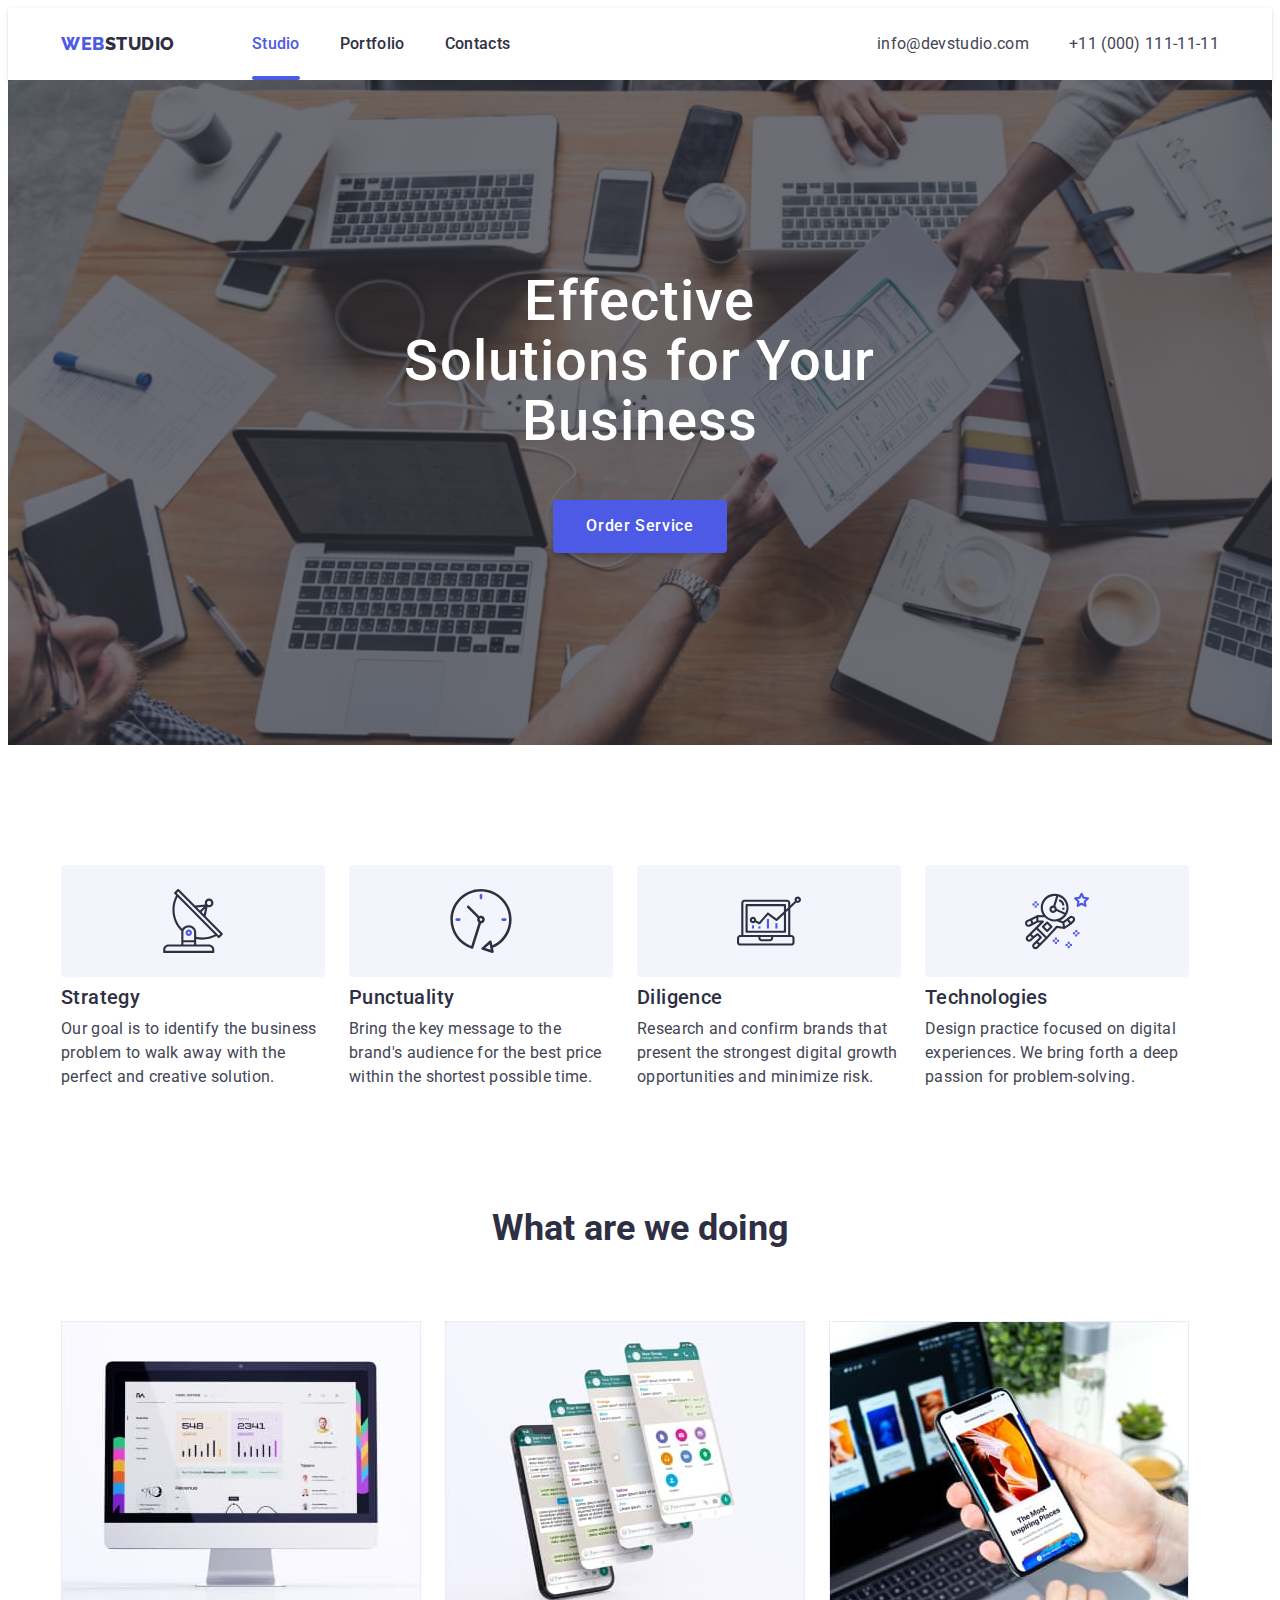
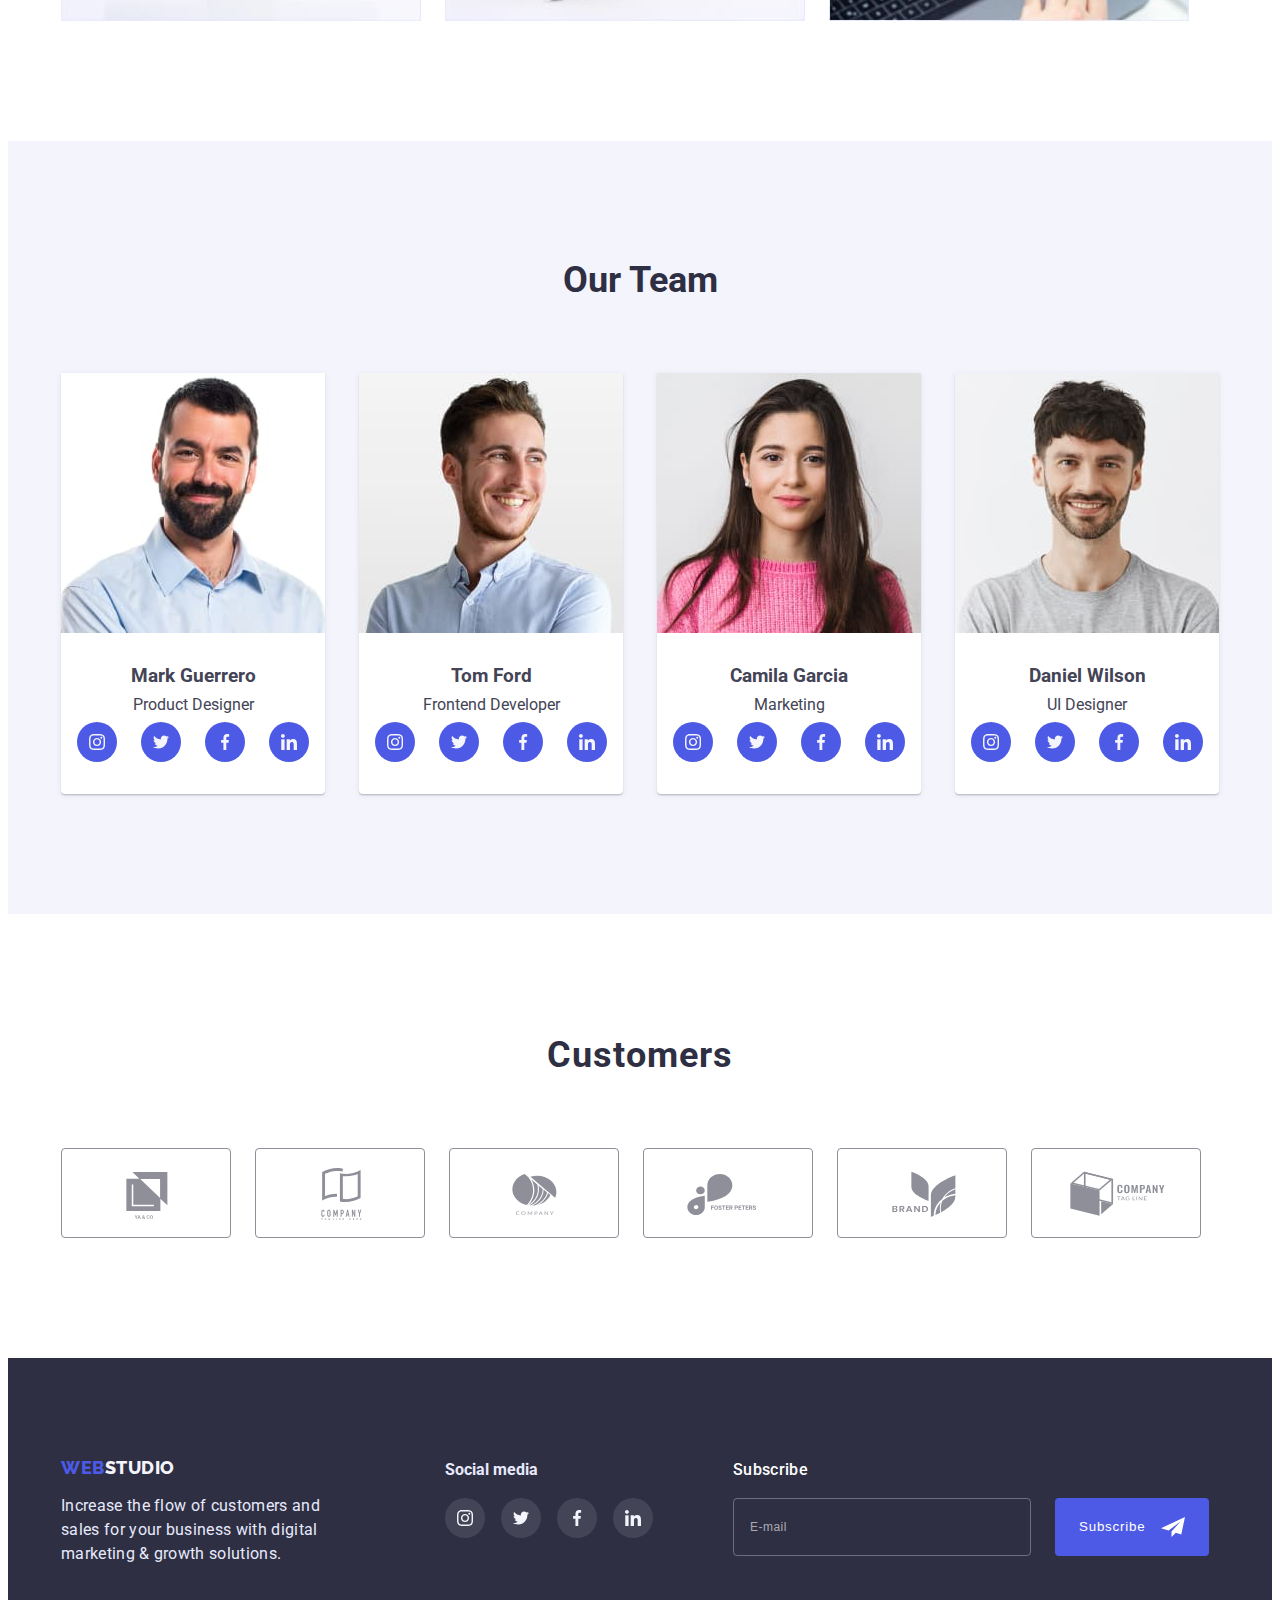
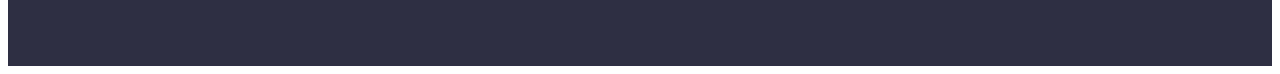
<file: index.html>
<!DOCTYPE html>
<html lang="en">
  <head>
    <meta charset="UTF-8" />
    <meta http-equiv="X-UA-Compatible" content="IE=edge" />
    <meta name="viewport" content="width=device-width, initial-scale=1.0" />
    <title>WebStudio</title>

    <link
      rel="stylesheet"
      href="https://cdnjs.cloudflare.com/ajax/libs/modern-normalize/1.1.0/modern-normalize.min.css"
      integrity="sha512-wpPYUAdjBVSE4KJnH1VR1HeZfpl1ub8YT/NKx4PuQ5NmX2tKuGu6U/JRp5y+Y8XG2tV+wKQpNHVUX03MfMFn9Q=="
      crossorigin="anonymous"
      referrerpolicy="no-referrer"
    />
    <link rel="preconnect" href="https://fonts.googleapis.com" />
    <link rel="preconnect" href="https://fonts.gstatic.com" crossorigin />
    <link
      href="https://fonts.googleapis.com/css2?family=Raleway:wght@700&family=Roboto:wght@400;500;700;900&display=swap"
      rel="stylesheet"
    />
    <link rel="stylesheet" href="./css/styles.css" />
  </head>

  <body>
    <!-- HEADER -->
    <header class="page-header">
      <div class="container">
        <nav class="header-navigation">
          <a href="/" class="header-logo-beginning link"
            >Web<span class="header-logo-end link">Studio</span></a
          >
          <ul class="site-nav list">
            <li class="site-nav-items">
              <a href="" class="site-nav-link link current">Studio</a>
            </li>
            <li class="site-nav-items">
              <a href="portfolio.html" class="site-nav-link link">Portfolio</a>
            </li>
            <li class="site-nav-items">
              <a href="" class="site-nav-link link">Contacts</a>
            </li>
          </ul>
        </nav>

        <div class="header-connect">
          <ul class="auth-nav list">
            <li class="auth-nav-items">
              <a href="mailto:info@devstudio.com" class="auth-nav-link link"
                >info@devstudio.com</a
              >
            </li>
            <li class="auth-nav-items">
              <a href="tel:+11(000)1111111" class="auth-nav-link link"
                >+11 (000) 111-11-11</a
              >
            </li>
          </ul>
        </div>
      </div>
    </header>

    <!-- MAIN -->
    <main>
      <!-- HERO -->
      <section class="hero">
        <div class="container">
          <h1 class="main-title">Effective Solutions for Your Business</h1>
          <button type="button" class="hero-btn" data-modal-open>
            Order Service
          </button>
        </div>
      </section>

      <!-- ABOUT -->
      <section class="about">
        <div class="container">
          <h2 class="visually-hidden">Our benefits</h2>
          <ul class="about-list list">
            <li class="about-items">
              <div class="about-link">
                <svg class="about-icon" width="64" height="64">
                  <use href="./images/icon.svg#icon-antenna1"></use>
                </svg>
              </div>
              <h3 class="about-subtitle">Strategy</h3>
              <p class="text">
                Our goal is to identify the business problem to walk away with
                the perfect and creative solution.
              </p>
            </li>
            <li class="about-items">
              <div class="about-link">
                <svg class="about-icon" width="64" height="64">
                  <use href="./images/icon.svg#icon-clock2"></use>
                </svg>
              </div>
              <h3 class="about-subtitle">Punctuality</h3>
              <p class="text">
                Bring the key message to the brand's audience for the best price
                within the shortest possible time.
              </p>
            </li>
            <li class="about-items">
              <div class="about-link">
                <svg class="about-icon" width="64" height="64">
                  <use href="./images/icon.svg#icon-diagram3"></use>
                </svg>
              </div>
              <h3 class="about-subtitle">Diligence</h3>
              <p class="text">
                Research and confirm brands that present the strongest digital
                growth opportunities and minimize risk.
              </p>
            </li>
            <li class="about-items">
              <div class="about-link">
                <svg class="about-icon" width="64" height="64">
                  <use href="./images/icon.svg#icon-astronaut4"></use>
                </svg>
              </div>
              <h3 class="about-subtitle">Technologies</h3>
              <p class="text">
                Design practice focused on digital experiences. We bring forth a
                deep passion for problem-solving.
              </p>
            </li>
          </ul>
        </div>
      </section>

      <section class="our-job">
        <div class="container">
          <h2 class="second-title">What are we doing</h2>
          <ul class="our-job-list list">
            <li class="our-job-items">
              <img
                src="images/our_work1.jpg"
                alt="Diagram on monitor"
                width="360"
              />
            </li>
            <li class="our-job-items">
              <img
                src="images/our_work2.jpg"
                alt="Developing mobile application"
                width="360"
              />
            </li>
            <li class="our-job-items">
              <img
                src="images/our_work3.jpg"
                alt="Testing mobile application"
                width="360"
              />
            </li>
          </ul>
        </div>
      </section>

      <!-- TEAM -->
      <section class="team">
        <div class="container">
          <h2 class="second-title">Our Team</h2>
          <ul class="team-list list">
            <li class="team-item team-list-color">
              <img
                src="./images/team1.jpg"
                alt="Product Designer"
                width="264"
                class="team-img"
              />
              <div class="teamcard-container">
                <h3 class="team-subtitle">Mark Guerrero</h3>
                <p class="team-text">Product Designer</p>
                <ul class="team-soc-list list">
                  <li class="team-soc-item">
                    <a href="" class="team-soc-link">
                      <svg class="team-soc-icon" width="16" height="16">
                        <use href="./images/icon.svg#icon-instagram"></use>
                      </svg>
                    </a>
                  </li>
                  <li class="team-soc-item">
                    <a href="" class="team-soc-link">
                      <svg class="team-soc-icon" width="16" height="16">
                        <use href="./images/icon.svg#icon-twitter"></use>
                      </svg>
                    </a>
                  </li>
                  <li class="team-soc-item">
                    <a href="" class="team-soc-link">
                      <svg class="team-soc-icon" width="16" height="16">
                        <use href="./images/icon.svg#icon-facebook"></use>
                      </svg>
                    </a>
                  </li>
                  <li class="team-soc-item">
                    <a href="" class="team-soc-link">
                      <svg class="team-soc-icon" width="16" height="16">
                        <use href="./images/icon.svg#icon-linkedin"></use>
                      </svg>
                    </a>
                  </li>
                </ul>
              </div>
            </li>
            <li class="team-item team-list-color">
              <img
                src="./images/team3.jpg"
                alt="Frontend Developer"
                width="264"
                class="team-img"
              />
              <div class="teamcard-container">
                <h3 class="team-subtitle">Tom Ford</h3>
                <p class="team-text">Frontend Developer</p>
                <ul class="team-soc-list list">
                  <li class="team-soc-item">
                    <a href="" class="team-soc-link">
                      <svg class="team-soc-icon" width="16" height="16">
                        <use href="./images/icon.svg#icon-instagram"></use>
                      </svg>
                    </a>
                  </li>
                  <li class="team-soc-item">
                    <a href="" class="team-soc-link">
                      <svg class="team-soc-icon" width="16" height="16">
                        <use href="./images/icon.svg#icon-twitter"></use>
                      </svg>
                    </a>
                  </li>
                  <li class="team-soc-item">
                    <a href="" class="team-soc-link">
                      <svg class="team-soc-icon" width="16" height="16">
                        <use href="./images/icon.svg#icon-facebook"></use>
                      </svg>
                    </a>
                  </li>
                  <li class="team-soc-item">
                    <a href="" class="team-soc-link">
                      <svg class="team-soc-icon" width="16" height="16">
                        <use href="./images/icon.svg#icon-linkedin"></use>
                      </svg>
                    </a>
                  </li>
                </ul>
              </div>
            </li>
            <li class="team-item team-list-color">
              <img
                src="./images/team4.jpg"
                alt="Marketing"
                width="264"
                class="team-img"
              />
              <div class="teamcard-container">
                <h3 class="team-subtitle">Camila Garcia</h3>
                <p class="team-text">Marketing</p>
                <ul class="team-soc-list list">
                  <li class="team-soc-item">
                    <a href="" class="team-soc-link">
                      <svg class="team-soc-icon" width="16" height="16">
                        <use href="./images/icon.svg#icon-instagram"></use>
                      </svg>
                    </a>
                  </li>
                  <li class="team-soc-item">
                    <a href="" class="team-soc-link">
                      <svg class="team-soc-icon" width="16" height="16">
                        <use href="./images/icon.svg#icon-twitter"></use>
                      </svg>
                    </a>
                  </li>
                  <li class="team-soc-item">
                    <a href="" class="team-soc-link">
                      <svg class="team-soc-icon" width="16" height="16">
                        <use href="./images/icon.svg#icon-facebook"></use>
                      </svg>
                    </a>
                  </li>
                  <li class="team-soc-item">
                    <a href="" class="team-soc-link">
                      <svg class="team-soc-icon" width="16" height="16">
                        <use href="./images/icon.svg#icon-linkedin"></use>
                      </svg>
                    </a>
                  </li>
                </ul>
              </div>
            </li>
            <li class="team-item team-list-color">
              <img
                src="./images/team2.jpg"
                alt="UI Designer"
                width="264"
                class="team-img"
              />
              <div class="teamcard-container">
                <h3 class="team-subtitle">Daniel Wilson</h3>
                <p class="team-text">UI Designer</p>
                <ul class="team-soc-list list">
                  <li class="team-soc-item">
                    <a href="" class="team-soc-link">
                      <svg class="team-soc-icon" width="16" height="16">
                        <use href="./images/icon.svg#icon-instagram"></use>
                      </svg>
                    </a>
                  </li>
                  <li class="team-soc-item">
                    <a href="" class="team-soc-link">
                      <svg class="team-soc-icon" width="16" height="16">
                        <use href="./images/icon.svg#icon-twitter"></use>
                      </svg>
                    </a>
                  </li>
                  <li class="team-soc-item">
                    <a href="" class="team-soc-link">
                      <svg class="team-soc-icon" width="16" height="16">
                        <use href="./images/icon.svg#icon-facebook"></use>
                      </svg>
                    </a>
                  </li>
                  <li class="team-soc-item">
                    <a href="" class="team-soc-link">
                      <svg class="team-soc-icon" width="16" height="16">
                        <use href="./images/icon.svg#icon-linkedin"></use>
                      </svg>
                    </a>
                  </li>
                </ul>
              </div>
            </li>
          </ul>
        </div>
      </section>
    </main>

    <section class="customers">
      <div class="container">
        <h2 class="customers-title">Customers</h2>
        <ul class="customers-list list">
          <li class="customers-item">
            <a href="" class="customers-link">
              <svg class="customers-icon" width="104" height="56">
                <use href="./images/icon.svg#icon-Logo1"></use>
              </svg>
            </a>
          </li>
          <li class="customers-item">
            <a href="" class="customers-link">
              <svg class="customers-icon" width="104" height="56">
                <use href="./images/icon.svg#icon-Logo2"></use>
              </svg>
            </a>
          </li>
          <li class="customers-item">
            <a href="" class="customers-link">
              <svg class="customers-icon" width="104" height="56">
                <use href="./images/icon.svg#icon-Logo3"></use>
              </svg>
            </a>
          </li>
          <li class="customers-item">
            <a href="" class="customers-link">
              <svg class="customers-icon" width="104" height="56">
                <use href="./images/icon.svg#icon-Logo4"></use>
              </svg>
            </a>
          </li>
          <li class="customers-item">
            <a href="" class="customers-link">
              <svg class="customers-icon" width="104" height="56">
                <use href="./images/icon.svg#icon-Logo5"></use>
              </svg>
            </a>
          </li>
          <li class="customers-item">
            <a href="" class="customers-link">
              <svg class="customers-icon" width="104" height="56">
                <use href="./images/icon.svg#icon-Logo6"></use>
              </svg>
            </a>
          </li>
        </ul>
      </div>
    </section>

    <!-- FOOTER -->
    <footer class="footer">
      <div class="container">
        <div class="footer-container">
          <a href="/" class="footer-logo-beginnig link"
            >Web<span class="footer-logo-end link">Studio</span></a
          >
          <p class="footer-text">
            Increase the flow of customers and sales for your business with
            digital marketing & growth solutions.
          </p>
        </div>
        <div class="footer-soc-container">
          <h3 class="soc-subtitle">Social media</h3>
          <ul class="footer-soc-list list">
            <li class="footer-soc-item">
              <a href="" class="footer-soc-link">
                <svg class="footer-soc-icon" width="16" height="16">
                  <use href="./images/icon.svg#icon-instagram"></use>
                </svg>
              </a>
            </li>
            <li class="footer-soc-item">
              <a href="" class="footer-soc-link">
                <svg class="footer-soc-icon" width="16" height="16">
                  <use href="./images/icon.svg#icon-twitter"></use>
                </svg>
              </a>
            </li>
            <li class="footer-soc-item">
              <a href="" class="footer-soc-link">
                <svg class="footer-soc-icon" width="16" height="16">
                  <use href="./images/icon.svg#icon-facebook"></use>
                </svg>
              </a>
            </li>
            <li class="footer-soc-item">
              <a href="" class="footer-soc-link">
                <svg class="footer-soc-icon" width="16" height="16">
                  <use href="./images/icon.svg#icon-linkedin"></use>
                </svg>
              </a>
            </li>
          </ul>
        </div>
        <div class="footer-form-container">
          <p class="footer-sub">Subscribe</p>
          <form class="sub-form">
            <input
              type="email"
              name="user-email"
              class="footer-email-input"
              placeholder="E-mail"
            />
            <button type="submit" class="sub-btn">
              Subscribe
              <svg class="sub-btn-icon" width="24" height="24">
                <use href="./images/icon.svg#icon-telegram"></use>
              </svg>
            </button>
          </form>
        </div>
      </div>
    </footer>

    <div class="backdrop is-hidden" data-modal>
      <div class="modal">
        <button type="button" class="modal-close-btn" data-modal-close>
          <svg class="modal-close-icon" width="8" height="8">
            <use href="./images/icon.svg#icon-close-black"></use>
          </svg>
        </button>

        <p class="modal-title">Leave your contacts and we will call you back</p>
        <form class="form">
          <div class="form-field">
            <label class="modal-label"
              >Name
              <input
                type="text"
                class="modal-input"
                name="user-name"
                required
                minlength="2"
                maxlength="15"
              />
              <svg class="input-icon" width="18" height="24">
                <use href="./images/icon.svg#icon-person-black"></use>
              </svg>
            </label>
          </div>

          <div class="form-field">
            <label class="modal-label"
              >Phone
              <input
                type="tel"
                class="modal-input"
                name="user-tel"
                required
                maxlength="13"
              />
              <svg class="input-icon" width="18" height="24">
                <use href="./images/icon.svg#icon-phone-black"></use>
              </svg>
            </label>
          </div>

          <div class="form-field">
            <label class="modal-label"
              >Email
              <input
                type="email"
                class="modal-input"
                name="user-email"
                required
              />
              <svg class="input-icon" width="18" height="24">
                <use href="./images/icon.svg#icon-email-black"></use>
              </svg>
            </label>
          </div>

          <div class="form-field">
            <label class="modal-label" for="user-text"
              >Comment
              <textarea
                name="user-text"
                id="user-text"
                class="modal-text"
                placeholder="Text input"
              ></textarea>
            </label>
          </div>

          <div class="checkbox-field">
            <input
              type="checkbox"
              class="modal-checkbox visually-hidden"
              id="modal-checkbox"
              name="policy"
              value="policy"
            />
            <label for="modal-checkbox" class="checkbox-text">
              <span>
                <svg class="icon-check" width="10" height="8">
                  <use href="./images/icon.svg#icon-check"></use>
                </svg>
              </span>
              I accept the terms and conditions of the
              <a href="#" class="policy-link">Privacy Policy</a>
            </label>
          </div>
          <button type="submit" class="modal-btn">Send</button>
        </form>
      </div>
    </div>
    <script src="./js/modal.js"></script>
  </body>
</html>
</file>
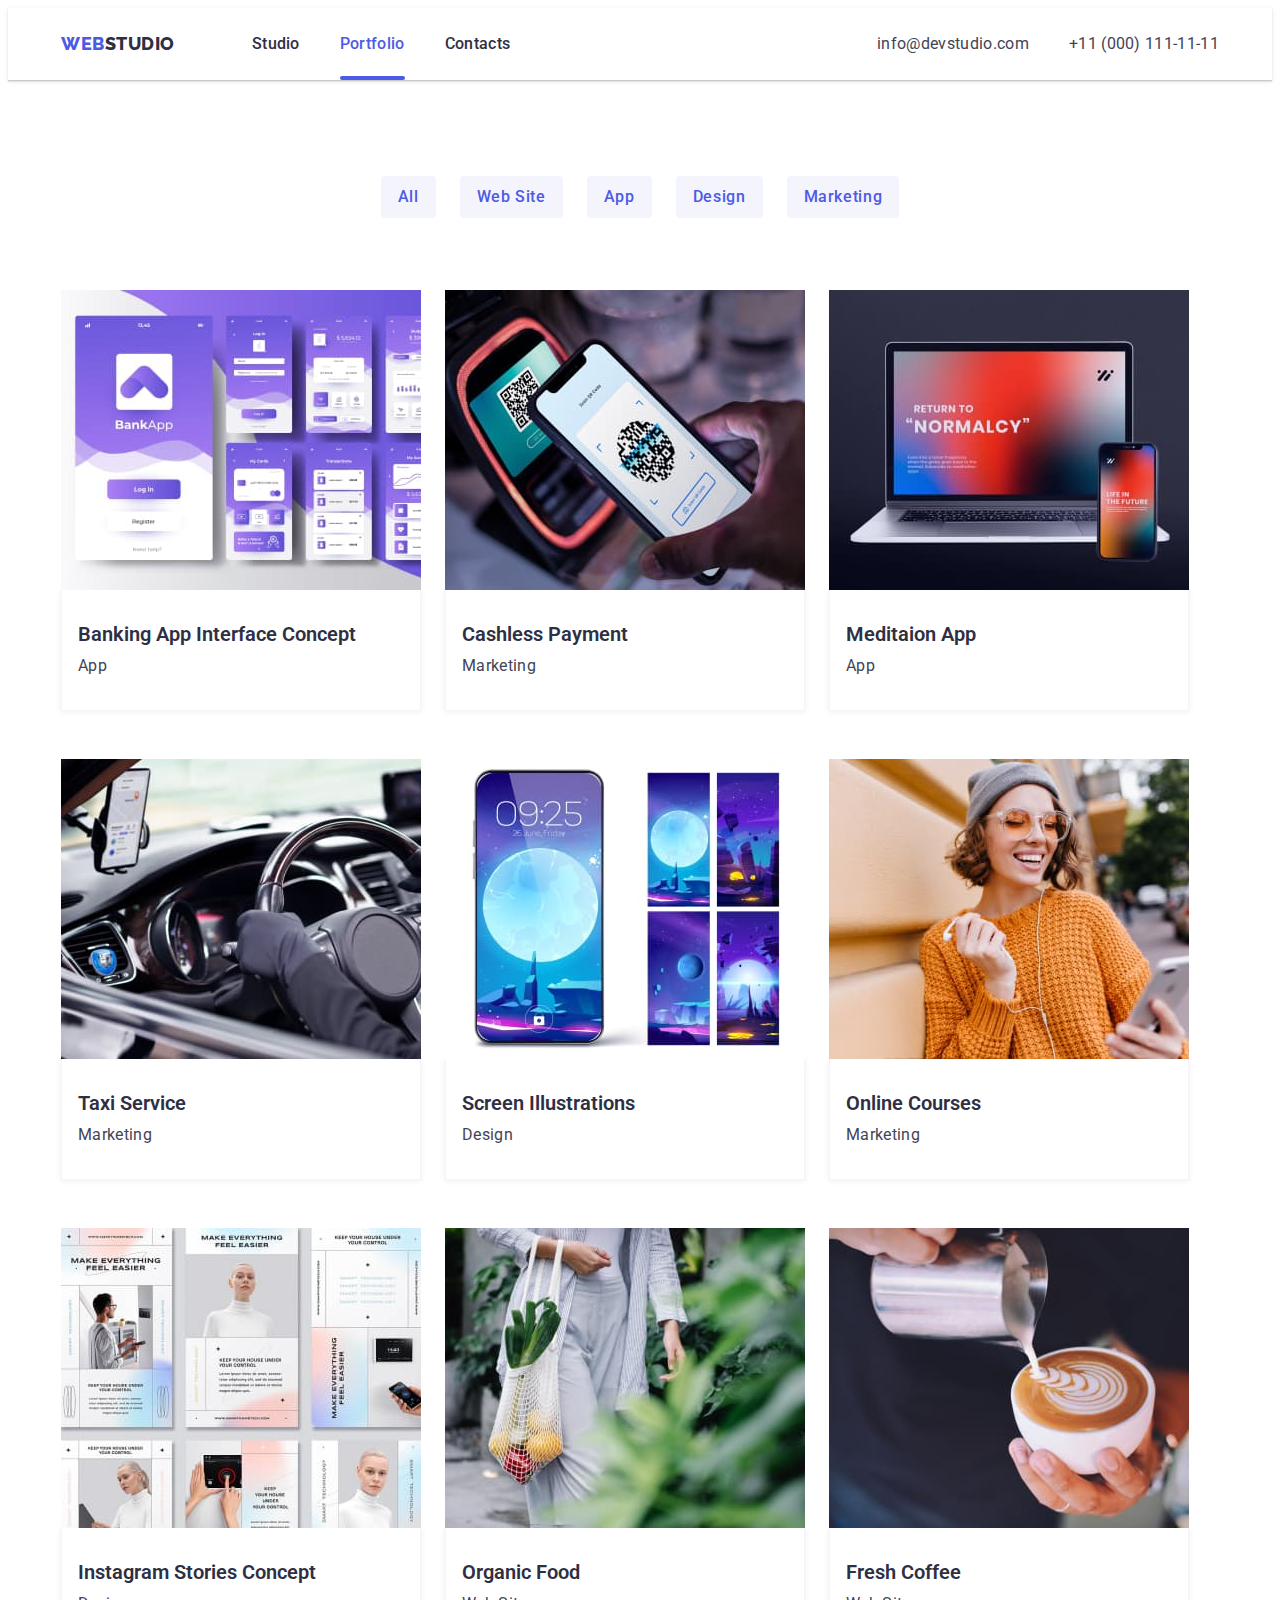
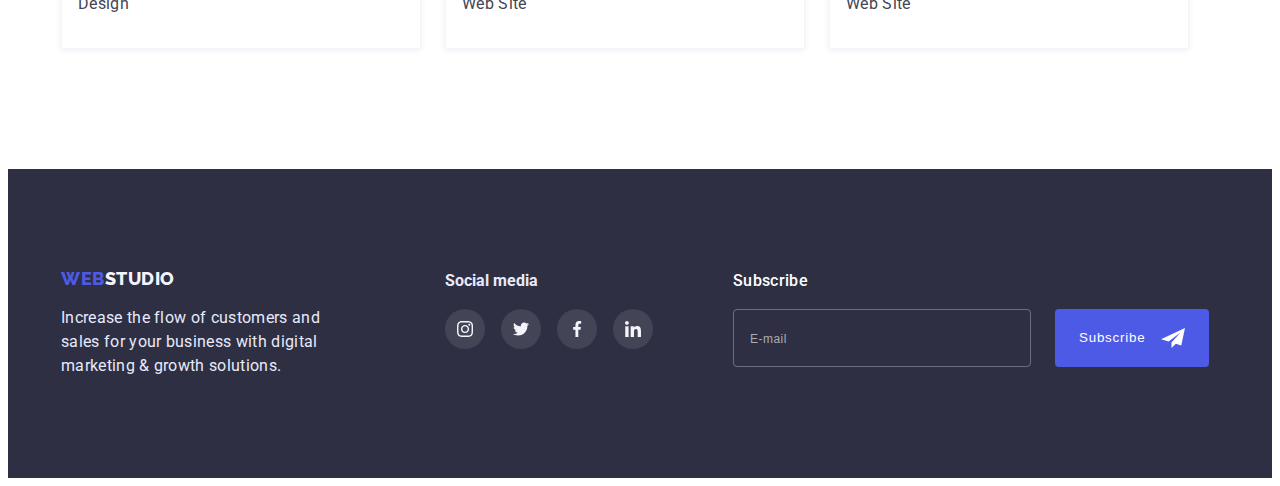
<file: portfolio.html>
<!DOCTYPE html>
<html lang="en">
  <head>
    <meta charset="UTF-8" />
    <meta http-equiv="X-UA-Compatible" content="IE=edge" />
    <meta name="viewport" content="width=device-width, initial-scale=1.0" />
    <title>WebStudio</title>

    <link
      rel="stylesheet"
      href="https://cdnjs.cloudflare.com/ajax/libs/modern-normalize/1.1.0/modern-normalize.min.css"
      integrity="sha512-wpPYUAdjBVSE4KJnH1VR1HeZfpl1ub8YT/NKx4PuQ5NmX2tKuGu6U/JRp5y+Y8XG2tV+wKQpNHVUX03MfMFn9Q=="
      crossorigin="anonymous"
      referrerpolicy="no-referrer"
    />
    <link rel="preconnect" href="https://fonts.googleapis.com" />
    <link rel="preconnect" href="https://fonts.gstatic.com" crossorigin />
    <link
      href="https://fonts.googleapis.com/css2?family=Raleway:wght@700&family=Roboto:wght@400;500;700;900&display=swap"
      rel="stylesheet"
    />
    <link rel="stylesheet" href="./css/styles.css" />
  </head>

  <body>
    <!-- HEADER -->
    <header class="page-header">
      <div class="container">
        <nav class="header-navigation">
          <a href="/" class="header-logo-beginning link"
            >Web<span class="header-logo-end link">Studio</span></a
          >
          <ul class="site-nav list">
            <li class="site-nav-items">
              <a href="index.html" class="site-nav-link link">Studio</a>
            </li>
            <li class="site-nav-items">
              <a href="portfolio.html" class="site-nav-link link current"
                >Portfolio</a
              >
            </li>
            <li class="site-nav-items">
              <a href="" class="site-nav-link link">Contacts</a>
            </li>
          </ul>
        </nav>

        <div class="header-connect">
          <ul class="auth-nav list">
            <li class="auth-nav-items">
              <a href="mailto:info@devstudio.com" class="auth-nav-link link"
                >info@devstudio.com</a
              >
            </li>
            <li class="auth-nav-items">
              <a href="tel:+11(000)1111111" class="auth-nav-link link"
                >+11 (000) 111-11-11</a
              >
            </li>
          </ul>
        </div>
      </div>
    </header>

    <!-- MAIN -->
    <main>
      <section class="portfolio">
        <div class="container">
          <h2 class="visually-hidden">Portfolio</h2>
          <ul class="filter-list list">
            <li class="filter-item">
              <button type="button" class="filter-btn cursor">All</button>
            </li>
            <li class="filter-item">
              <button type="button" class="filter-btn cursor">Web Site</button>
            </li>
            <li class="filter-item">
              <button type="button" class="filter-btn cursor">App</button>
            </li>
            <li class="filter-item">
              <button type="button" class="filter-btn cursor">Design</button>
            </li>
            <li class="filter-item">
              <button type="button" class="filter-btn cursor">Marketing</button>
            </li>
          </ul>

          <ul class="portfolio-list list">
            <li class="portfolio-item">
              <a href="" class="portfolio-item-link link list">
                <div class="portfolio-top-wrap">
                  <img
                    src="./images/portfolio-img1.jpg"
                    alt="interface concept"
                    width="360"
                  />
                  <p class="portfolio-top-text">
                    14 Stylish and User-Friendly App Design Concepts · Task
                    Manager App · Calorie Tracker App · Exotic Fruit Ecommerce
                    App · Cloud Storage App
                  </p>
                </div>
                <div class="portfolio-text-container">
                  <h3 class="portfolio-subtitle subtitle">
                    Banking App Interface Concept
                  </h3>
                  <p class="portfolio-text">App</p>
                </div>
              </a>
            </li>
            <li class="portfolio-item">
              <a href="" class="portfolio-item-link link list">
                <div class="portfolio-top-wrap">
                  <img
                    src="./images/portfolio-img2.jpg"
                    alt="payment by smartphone"
                    width="360"
                  />
                  <p class="portfolio-top-text">
                    14 Stylish and User-Friendly App Design Concepts · Task
                    Manager App · Calorie Tracker App · Exotic Fruit Ecommerce
                    App · Cloud Storage App
                  </p>
                </div>
                <div class="portfolio-text-container">
                  <h3 class="portfolio-subtitle">Cashless Payment</h3>
                  <p class="portfolio-text">Marketing</p>
                </div>
              </a>
            </li>
            <li class="portfolio-item">
              <a href="" class="portfolio-item-link link list">
                <div class="portfolio-top-wrap">
                  <img
                    src="./images/portfolio-img3.jpg"
                    alt="example of the application on a laptop and smartphone"
                    width="360"
                  />
                  <p class="portfolio-top-text">
                    14 Stylish and User-Friendly App Design Concepts · Task
                    Manager App · Calorie Tracker App · Exotic Fruit Ecommerce
                    App · Cloud Storage App
                  </p>
                </div>
                <div class="portfolio-text-container">
                  <h3 class="portfolio-subtitle">Meditaion App</h3>
                  <p class="portfolio-text">App</p>
                </div>
              </a>
            </li>
            <li class="portfolio-item">
              <a href="" class="portfolio-item-link link list">
                <div class="portfolio-top-wrap">
                  <img
                    src="./images/portfolio-img4.jpg"
                    alt="the driver of the car looks at the smartphone"
                    width="360"
                  />
                  <p class="portfolio-top-text">
                    14 Stylish and User-Friendly App Design Concepts · Task
                    Manager App · Calorie Tracker App · Exotic Fruit Ecommerce
                    App · Cloud Storage App
                  </p>
                </div>
                <div class="portfolio-text-container">
                  <h3 class="portfolio-subtitle">Taxi Service</h3>
                  <p class="portfolio-text">Marketing</p>
                </div>
              </a>
            </li>
            <li class="portfolio-item">
              <a href="" class="portfolio-item-link link list">
                <div class="portfolio-top-wrap">
                  <img
                    src="./images/portfolio-img5.jpg"
                    alt="illustrations for smartphone"
                    width="360"
                  />
                  <p class="portfolio-top-text">
                    14 Stylish and User-Friendly App Design Concepts · Task
                    Manager App · Calorie Tracker App · Exotic Fruit Ecommerce
                    App · Cloud Storage App
                  </p>
                </div>
                <div class="portfolio-text-container">
                  <h3 class="portfolio-subtitle">Screen Illustrations</h3>
                  <p class="portfolio-text">Design</p>
                </div>
              </a>
            </li>
            <li class="portfolio-item">
              <a href="" class="portfolio-item-link link list">
                <div class="portfolio-top-wrap">
                  <img
                    src="./images/portfolio-img6.jpg"
                    alt="smiling girl talking on the phone"
                    width="360"
                  />
                  <p class="portfolio-top-text">
                    14 Stylish and User-Friendly App Design Concepts · Task
                    Manager App · Calorie Tracker App · Exotic Fruit Ecommerce
                    App · Cloud Storage App
                  </p>
                </div>
                <div class="portfolio-text-container">
                  <h3 class="portfolio-subtitle">Online Courses</h3>
                  <p class="portfolio-text">Marketing</p>
                </div>
              </a>
            </li>
            <li class="portfolio-item">
              <a href="" class="portfolio-item-link link list">
                <div class="portfolio-top-wrap">
                  <img
                    src="./images/portfolio-img7.jpg"
                    alt="Instagram stories"
                    width="360"
                  />
                  <p class="portfolio-top-text">
                    14 Stylish and User-Friendly App Design Concepts · Task
                    Manager App · Calorie Tracker App · Exotic Fruit Ecommerce
                    App · Cloud Storage App
                  </p>
                </div>
                <div class="portfolio-text-container">
                  <h3 class="portfolio-subtitle">Instagram Stories Concept</h3>
                  <p class="portfolio-text">Design</p>
                </div>
              </a>
            </li>
            <li class="portfolio-item">
              <a href="" class="portfolio-item-link link list">
                <div class="portfolio-top-wrap">
                  <img
                    src="./images/portfolio-img8.jpg"
                    alt="a girl carrying groceries"
                    width="360"
                  />
                  <p class="portfolio-top-text">
                    14 Stylish and User-Friendly App Design Concepts · Task
                    Manager App · Calorie Tracker App · Exotic Fruit Ecommerce
                    App · Cloud Storage App
                  </p>
                </div>
                <div class="portfolio-text-container">
                  <h3 class="portfolio-subtitle">Organic Food</h3>
                  <p class="portfolio-text">Web Site</p>
                </div>
              </a>
            </li>
            <li class="portfolio-item">
              <a href="" class="portfolio-item-link link list">
                <div class="portfolio-top-wrap">
                  <img
                    src="./images/portfolio-img9.jpg"
                    alt="barista preparing coffee"
                    width="360"
                  />
                  <p class="portfolio-top-text">
                    14 Stylish and User-Friendly App Design Concepts · Task
                    Manager App · Calorie Tracker App · Exotic Fruit Ecommerce
                    App · Cloud Storage App
                  </p>
                </div>
                <div class="portfolio-text-container">
                  <h3 class="portfolio-subtitle">Fresh Coffee</h3>
                  <p class="portfolio-text">Web Site</p>
                </div>
              </a>
            </li>
          </ul>
        </div>
      </section>
    </main>

    <!-- FOOTER -->
    <footer class="footer">
      <div class="container">
        <div class="footer-container">
          <a href="/" class="footer-logo-beginnig link"
            >Web<span class="footer-logo-end link">Studio</span></a
          >
          <p class="footer-text">
            Increase the flow of customers and sales for your business with
            digital marketing & growth solutions.
          </p>
        </div>
        <div class="footer-soc-container">
          <h3 class="soc-subtitle">Social media</h3>
          <ul class="footer-soc-list list">
            <li class="footer-soc-item">
              <a href="" class="footer-soc-link">
                <svg class="footer-soc-icon" width="16" height="16">
                  <use href="./images/icon.svg#icon-instagram"></use>
                </svg>
              </a>
            </li>
            <li class="footer-soc-item">
              <a href="" class="footer-soc-link">
                <svg class="footer-soc-icon" width="16" height="16">
                  <use href="./images/icon.svg#icon-twitter"></use>
                </svg>
              </a>
            </li>
            <li class="footer-soc-item">
              <a href="" class="footer-soc-link">
                <svg class="footer-soc-icon" width="16" height="16">
                  <use href="./images/icon.svg#icon-facebook"></use>
                </svg>
              </a>
            </li>
            <li class="footer-soc-item">
              <a href="" class="footer-soc-link">
                <svg class="footer-soc-icon" width="16" height="16">
                  <use href="./images/icon.svg#icon-linkedin"></use>
                </svg>
              </a>
            </li>
          </ul>
        </div>

        <div class="footer-form-container">
          <p class="footer-sub">Subscribe</p>
          <form class="sub-form">
            <input
              type="email"
              name="user-email"
              class="footer-email-input"
              placeholder="E-mail"
            />
            <button type="submit" class="sub-btn">
              Subscribe
              <svg class="sub-btn-icon" width="24" height="24">
                <use href="./images/icon.svg#icon-telegram"></use>
              </svg>
            </button>
          </form>
        </div>
      </div>
    </footer>
  </body>
</html>
</file>
<file: css/styles.css>
:root {
  --accent-color: #4d5ae5;
  --header-nav-color: #2e2f42;
  --header-auth-color: #434455;

  --body-color: #434455;
  --main-color: #2e2f42;
  --main-btn-color: #f4f4fd;
  --light-color-title-btn: #ffffff;
  --footer-text: #e7e9fc;
  --icon-color: #8e8f99;
  --success: #31d0aa;
  --portfolio-card-animation: cubic-bezier(0.4, 0, 0.2, 1)
}

body {
  font-family: "Roboto", sans-serif;
  color: var(--body-color);
  background-color: var(--light-color-title-btn);
}

button {
  cursor: pointer;
}

p,
h1,
h2,
h3,
h4,
h5,
h6 {
  margin: 0;
}

ol,
ul {
  padding-left: 0;
  margin: 0;
}

img {
  display: block;
}

.link {
  text-decoration: none;
}

.list {
  list-style: none;
}

.visually-hidden {
  position: absolute;
  white-space: nowrap;
  width: 1px;
  height: 1px;
  overflow: hidden;
  border: 0;
  padding: 0;
  clip: rect(0 0 0 0);
  clip-path: inset(50%);
  margin: -1px;
}

.container {
  width: 1158px;
  padding-left: 15px;
  padding-right: 15px;
  margin: 0 auto;

  /* outline: solid red; */
}



/* -----------------------HEADER----------------------- */

.page-header {
  box-shadow: 0px 2px 1px rgba(46, 47, 66, 0.08),
    0px 1px 1px rgba(46, 47, 66, 0.16), 0px 1px 6px rgba(46, 47, 66, 0.08);
}

header .container {
  display: flex;
  align-items: center;
}

.header-navigation {
  display: flex;
  align-items: center;
}

.header-logo-beginning {
  font-family: "Raleway";
  font-weight: 800;
  font-size: 18px;
  line-height: 1.33;
  letter-spacing: 0.03em;
  text-transform: uppercase;
  margin-right: 77px;
  display: block;

  color: var(--accent-color);
}

.header-logo-end {
  font-family: "Raleway";
  font-weight: 800;
  font-size: 18px;
  line-height: 1.33;
  letter-spacing: 0.03em;

  color: var(--main-color);
}

.site-nav {
  display: flex;
}

.site-nav .link.current {
  color: var(--accent-color);
}

.site-nav-link {
  position: relative;
}

.site-nav-link::after {
  content: "";
  position: absolute;
  left: 0;
  bottom: 0;
  width: 100%;
  height: 4px;

  border-radius: 2px;
  opacity: 0;
}

.site-nav-link.current::after {
  opacity: 1;
  background-color: var(--accent-color);
}


.site-nav-items:not(:last-child) {
  margin-right: 40px;
}

.header-connect {
  margin-left: auto;
}

.auth-nav {
  display: flex;
}

.auth-nav-items:not(:first-child) {
  margin-left: 40px;
}

.site-nav-link {
  font-weight: 500;
  line-height: 1.5;
  letter-spacing: 0.02em;
  display: block;

  color: var(--header-nav-color);
  transition-property: color;
  transition-duration: 250ms;
  transition-timing-function: var(--portfolio-card-animation);
}

.site-nav-link:hover,
.site-nav-link:focus {
  color: var(--accent-color);
}

.auth-nav-link {
  font-weight: 400;
  line-height: 1.5;
  letter-spacing: 0.02em;
  display: block;

  color: var(--header-auth-color);
  transition-property: color;
  transition-duration: 250ms;
  transition-timing-function: var(--portfolio-card-animation);
}

.auth-nav-link:hover,
.auth-nav-link:focus {
  color: var(--accent-color);
}

.site-nav-link,
.auth-nav-link,
.header-logo-beginning {
  padding-top: 24px;
  padding-bottom: 24px;
}

/* ------------------------MAIN---------------------------- */
/* ---------HERO-------- */

.hero {
  padding-top: 192px;
  padding-bottom: 192px;

  background-image: linear-gradient(rgba(47, 48, 58, 0.7),
      rgba(47, 48, 58, 0.7)),
    url("../images/people-office-hero.jpg");
  background-repeat: no-repeat;
  background-size: cover;
  max-width: 1440px;
  margin: 0 auto;
  background-color: var(--body-color);
}

.main-title {
  font-size: 56px;
  font-weight: 500;
  line-height: 1.07;
  letter-spacing: 0.02em;
  text-align: center;
  max-width: 492px;
  color: var(--light-color-title-btn);

  margin: 0 auto 48px;
}

.hero-btn {
  font-family: inherit;
  font-weight: 500;
  font-size: 16px;
  line-height: 1.18;
  letter-spacing: 0.04em;
  text-decoration: none;
  border-radius: 4px;
  border: 1px solid transparent;

  display: block;
  margin: 0 auto;
  padding: 16px 32px;

  color: var(--light-color-title-btn);
  background-color: var(--accent-color);
  box-shadow: 0px 4px 4px rgba(0, 0, 0, 0.15);

  transition-property: background-color;
  transition-duration: 250ms;
  transition-timing-function: var(--portfolio-card-animation);
}

.hero-btn:hover,
.hero-btn:focus {
  background-color: #404bbf;
}

/* --------ABOUT-------- */

.about {
  padding-top: 120px;
  padding-bottom: 120px;
}

.about-list {
  display: flex;
}

.about-link {
  width: 264px;
  height: 112px;
  border-radius: 4px;
  margin-bottom: 8px;
  background-color: var(--main-btn-color);
  display: flex;
  justify-content: center;
  align-items: center;
}

.about-items {
  width: 264px;
}

.about-items:not(:last-child) {
  margin-right: 24px;
}

.about-subtitle {
  font-weight: 500;
  font-size: 20px;
  line-height: 1.2;
  letter-spacing: 0.02em;

  color: var(--main-color);

  margin-bottom: 8px;
}

.text {
  line-height: 1.5;
  letter-spacing: 0.02em;
}

.second-title {
  font-size: 36px;
  line-height: 1.11;
  text-align: center;

  color: var(--main-color);
}

.our-job {
  padding-bottom: 120px;
}

.our-job-list {
  margin-top: 72px;
  display: flex;
}

.our-job-items:not(:last-child) {
  margin-right: 24px;
}

/* ----------TEAM--------- */

.team {
  background-color: var(--main-btn-color);

  padding-top: 120px;
  padding-bottom: 120px;
}

.team-list {
  margin-top: 72px;
  display: flex;
  justify-content: space-between;
}

.team-list-color {
  background-color: var(--light-color-title-btn);
}

.team-item {
  box-shadow: 0px 1px 6px rgba(46, 47, 66, 0.08),
    0px 1px 1px rgba(46, 47, 66, 0.16), 0px 2px 1px rgba(46, 47, 66, 0.08);
  border-radius: 0px 0px 4px 4px;
}

.teamcard-container {
  padding: 32px 16px;
}

.team-subtitle {
  text-align: center;
  margin-bottom: 8px;
}

.team-text {
  text-align: center;
  margin-bottom: 8px;
}

.team-soc-list {
  display: flex;
  justify-content: center;
}

.team-soc-link {
  width: 40px;
  height: 40px;
  border-radius: 50%;
  background-color: var(--accent-color);
  display: flex;
  justify-content: center;
  align-items: center;

  transition-property: background-color;
  transition-duration: 250ms;
  transition-timing-function: var(--portfolio-card-animation);
}

.team-soc-link:hover,
.team-soc-link:focus {
  background-color: var(--success);
}

.team-soc-item+.team-soc-item {
  margin-left: 24px;
}

/* ---------CUSTOMERS-------- */

.customers {
  padding-top: 120px;
  padding-bottom: 120px;
}

.customers-title {
  font-weight: 700;
  font-size: 36px;
  line-height: 42px;
  text-align: center;
  letter-spacing: 0.03em;
  margin-bottom: 72px;

  color: var(--main-color);
}

.customers-list {
  display: flex;
}

.customers-item+.customers-item {
  margin-left: 24px;
}

.customers-link {
  width: 168px;
  height: 88px;
  display: flex;
  justify-content: center;
  align-items: center;
  border-radius: 4px;

  border: 1px solid #8e8f99;
  transition-property: border;
  transition-duration: 250ms;
  transition-timing-function: var(--portfolio-card-animation);
}

.customers-icon {
  fill: var(--icon-color);
  transition-property: fill;
  transition-duration: 250ms;
  transition-timing-function: var(--portfolio-card-animation);
}

.customers-link:hover,
.customers-link:focus {
  border: 1px solid var(--accent-color);
}

.customers-link:hover .customers-icon {
  fill: var(--accent-color);
}

.customers-link:focus .customers-icon {
  fill: var(--accent-color);
}

/* --------FOOTER-------- */

.footer {
  background-color: var(--main-color);

  padding-top: 100px;
  padding-bottom: 100px;
}

.footer .container {
  display: flex;
}

.footer-container {
  width: 264px;
}

.footer-logo-beginnig {
  font-family: "Raleway";
  font-weight: 800;
  font-size: 18px;
  line-height: 1.16;
  letter-spacing: 0.03em;
  text-transform: uppercase;

  color: var(--accent-color);
}

.footer-logo-end {
  color: var(--main-btn-color);
}

.footer-text {
  font-size: 16px;
  line-height: 1.5;
  letter-spacing: 0.02em;
  max-width: 264px;

  color: var(--footer-text);

  margin-top: 16px;
}

.footer-soc-container {
  width: 208px;
  margin-left: 120px;
}

.soc-subtitle {
  font-size: 16px;
  line-height: 1.5;
  color: var(--footer-text);
  margin-bottom: 16px;
}

.footer-soc-list {
  display: flex;
}

.footer-soc-item+.footer-soc-item {
  margin-left: 16px;
}

.footer-soc-link {
  width: 40px;
  height: 40px;
  display: flex;
  border-radius: 50%;
  justify-content: center;
  align-items: center;

  background-color: var(--body-color);
  transition-property: background-color;
  transition-duration: 250ms;
  transition-timing-function: var(--portfolio-card-animation);
}

.footer-soc-link:hover,
.footer-soc-link:focus {
  background-color: var(--success);
}

.footer-form-container {
  margin-left: 80px;
}

.sub-form {
  display: flex;
}

.footer-sub {
  font-weight: 500;
  font-size: 16px;
  line-height: 1.5;
  letter-spacing: 0.02em;
  margin-bottom: 16px;

  color: var(--light-color-title-btn);
}

.footer-email-input {
  width: 264px;
  height: 40px;

  border: 1px solid rgba(255, 255, 255, 0.3);
  border-radius: 4px;
  background-color: transparent;
}

.footer-email-input {
  padding: 8px 16px;

  transition-property: border-color;
  transition-duration: 250ms;
  transition-timing-function: var(--portfolio-card-animation);
}

.footer-email-input:focus {
  outline: none;
  border-color: var(--accent-color);
  color: var(--footer-text);
}

.sub-form input::placeholder {
  font-size: 12px;
  line-height: 2%;
  letter-spacing: 0.04em;
  color: rgba(255, 255, 255, 0.6);
}

.sub-btn {
  color: var(--light-color-title-btn);
  background-color: var(--accent-color);
  border-radius: 4px;
  letter-spacing: 0.06em;
  line-height: 1.5;
  font-weight: 500;
  display: flex;
  justify-content: center;
  align-items: center;
  gap: 16px;
  padding: 8px 24px;
  border: none;

  transition-property: background-color;
  transition-duration: 250ms;
  transition-timing-function: var(--portfolio-card-animation)
}

.sub-btn:hover,
.sub-btn:focus {
  outline: none;
  background-color: #404bbf;
}

.footer-email-input+.sub-btn {
  margin-left: 24px;
}

/* -----------------------------PORTFOLIO-------------------------- */
.portfolio {
  padding-top: 96px;
  padding-bottom: 120px;
}

.filter-list {
  margin-bottom: 72px;
  display: flex;
  justify-content: center;
}

.filter-list .filter-item+.filter-item {
  margin-left: 24px;
}

.filter-btn {
  font-family: inherit;
  font-style: normal;
  font-weight: 500;
  font-size: 16px;
  line-height: 1.5;
  align-items: center;
  text-align: center;
  letter-spacing: 0.04em;
  padding: 8px 16px;

  color: var(--accent-color);
  background-color: var(--main-btn-color);

  border-radius: 4px;
  border: 1px solid transparent;
  transition-property: color, backgound-color, box-shadow;
  transition-duration: 250ms;
  transition-timing-function: var(--portfolio-card-animation);
}

.filter-btn:hover,
.filter-btn:focus {
  color: var(--light-color-title-btn);
  background-color: var(--accent-color);
  box-shadow: 0px 3px 1px rgba(0, 0, 0, 0.1), 0px 2px 1px rgba(0, 0, 0, 0.08),
    0px 2px 2px rgba(0, 0, 0, 0.12);
}

.portfolio-list {
  display: flex;
  flex-wrap: wrap;
  row-gap: 48px;
  column-gap: 24px;
}

.portfolio-item-link {
  transition-property: box-shadow;
  transition-duration: 250ms;
  transition-timing-function: var(--portfolio-card-animation);
}

.portfolio-item-link:hover,
.portfolio-item-link:focus {
  box-shadow: 0px 1px 6px rgba(46, 47, 66, 0.08),
    0px 1px 1px rgba(46, 47, 66, 0.16), 0px 2px 1px rgba(46, 47, 66, 0.08);
}

.portfolio-item-link:hover .portfolio-top-text,
.portfolio-item-link:focus .portfolio-top-text {
  transform: translateY(0);
}

.portfolio-top-wrap {
  position: relative;
  overflow: hidden;
}

.portfolio-top-text {
  position: absolute;
  top: 0;
  font-size: 16px;
  line-height: 1.5;
  letter-spacing: 0.02em;
  height: 100%;
  padding-top: 40px;
  padding-right: 32px;
  padding-left: 32px;

  transform: translateY(100%);
  transition-property: transform;
  transition-duration: 250ms;
  transition-timing-function: var(--portfolio-card-animation);

  color: var(--main-btn-color);
  background-color: var(--accent-color);
}

.portfolio-text-container {
  border: 0.5px solid #f4f4fd;
  border-top: none;
  box-shadow: 0 1px 6px rgba(46, 47, 66, 0.08);

  padding: 32px 16px;
}

.portfolio-subtitle {
  font-weight: 600;
  font-size: 20px;
  line-height: 1.2;
  margin-bottom: 8px;

  color: var(--main-color);
}

.portfolio-text {
  font-size: 16px;
  line-height: 1.5;
  letter-spacing: 0.02em;

  color: var(--body-color);
}

/* ------------------------MODAL------------------------------ */

.backdrop {
  position: fixed;
  top: 0;
  width: 100vw;
  height: 100vh;
  background-color: rgba(46, 47, 66, 0.4);
  transition-property: opacity, visibility;
  transition-duration: 250ms;
}

.modal {
  width: 408px;
  height: 576px;
  background: #FCFCFC;
  box-shadow: 0px 1px 1px rgba(0, 0, 0, 0.14), 0px 1px 3px rgba(0, 0, 0, 0.12), 0px 2px 1px rgba(0, 0, 0, 0.2);
  border-radius: 4px;
  position: absolute;
  top: 50%;
  left: 50%;
  transform: translate(-50%, -50%);

  padding: 72px 24px 24px 24px;
}

.modal-close-btn {
  position: absolute;
  top: 24px;
  right: 24px;
  width: 24px;
  height: 24px;
  border-radius: 50%;
  border: 1px solid rgba(0, 0, 0, 0.1);
  transition-property: box-shadow, background-color, fill;
  transition-duration: 250ms;
  transition-timing-function: var(--portfolio-card-animation);
}

.modal-close-btn:hover,
.modal-close-btn:focus {
  border: none;
  box-shadow: 0px 1px 6px rgba(46, 47, 66, 0.08), 0px 1px 1px rgba(46, 47, 66, 0.16), 0px 2px 1px rgba(46, 47, 66, 0.08);
  background-color: var(--accent-color);
}

.modal-close-btn:hover .modal-close-icon,
.modal-close-btn:focus .modal-close-icon {
  fill: var(--light-color-title-btn);
}

.is-hidden {
  opacity: 0;
  pointer-events: none;
  visibility: hidden;
}

/* -------------------------F O R M----------------------- */

.modal-title {
  font-weight: 500;
  font-size: 16px;
  line-height: 1.5;
  text-align: center;
  letter-spacing: 0.02em;
  margin-bottom: 16px;

  color: var(--header-nav-color);
}

.modal-label {
  position: relative;
  font-size: 12px;
  line-height: 14px;
  letter-spacing: 0.01em;

  color: var(--icon-color);
}

.form-field {
  margin-bottom: 8px;
}

.form-field textarea::placeholder {
  letter-spacing: 0.01em;
  color: rgba(117, 117, 117, 0.5);
}

.modal-input {
  width: 100%;
  height: 40px;
  padding-left: 34px;

  border: 1px solid rgba(33, 33, 33, 0.2);
  border-radius: 4px;
  transition-property: border-color;
  transition-duration: 250ms;
  transition-timing-function: var(--portfolio-card-animation);
}

.modal-input:focus {
  outline: none;
  border-color: var(--accent-color);
}

.modal-input:focus+.input-icon {
  fill: var(--accent-color);
  outline: var(--accent-color);
}

.input-icon {
  position: absolute;
  left: 16px;
  top: 84%;
  transform: translateY(-50%);

  transition-property: fill;
  transition-duration: 250ms;
  transition-timing-function: var(--portfolio-card-animation);
  fill: var(--main-color);
}

.modal-text {
  width: 100%;
  height: 120px;
  padding: 8px 18px;
  resize: none;

  border: 1px solid rgba(33, 33, 33, 0.2);
  border-radius: 4px;
  transition-property: border-color;
  transition-duration: 250ms;
  transition-timing-function: var(--portfolio-card-animation);
}

.modal-text:focus {
  outline: none;
  border-color: var(--accent-color);
}

.checkbox-field {
  margin-bottom: 24px;
}

.checkbox-text {
  font-weight: 400;
  font-size: 12px;
  line-height: 1.33;
  letter-spacing: 0.04em;

  display: flex;
  align-items: center;
  color: #757575;
}

.icon-check {
  fill: transparent;
}

.checkbox-text span {
  width: 16px;
  height: 16px;
  border: 1.25px solid var(--main-color);
  border-radius: 2px;
  margin-right: 8px;
  display: flex;
  align-items: center;
  justify-content: center;

  transition-property: background-color;
  transition-duration: 250ms;
  transition-timing-function: var(--portfolio-card-animation);
}

.modal-checkbox:checked+.checkbox-text span {
  background-color: var(--accent-color);
  border: none;
}

.modal-checkbox:focus+.checkbox-text span {
  border-color: var(--accent-color);
}

.policy-link {
  color: var(--accent-color);
  text-decoration: none;
  margin-left: 3px;
}

.modal-btn {
  background-color: var(--iris);
  width: 170px;
  height: 51px;
  border-radius: 4px;
  color: var(--white);
  margin: 0 auto;
  padding: 16px 32px;
  display: flex;
  align-items: center;
  justify-content: center;
  font-weight: 500;
  line-height: 1.5;
  letter-spacing: 0.04em;
  border: none;

  color: var(--light-color-title-btn);
  background-color: var(--accent-color);
  box-shadow: 0px 4px 4px rgba(0, 0, 0, 0.15);

  transition-property: background-color;
  transition-duration: 250ms;
  transition-timing-function: var(--portfolio-card-animation);
}

.modal-btn:hover,
.modal-btn:focus {
  background-color: #404bbf;
}
</file>
